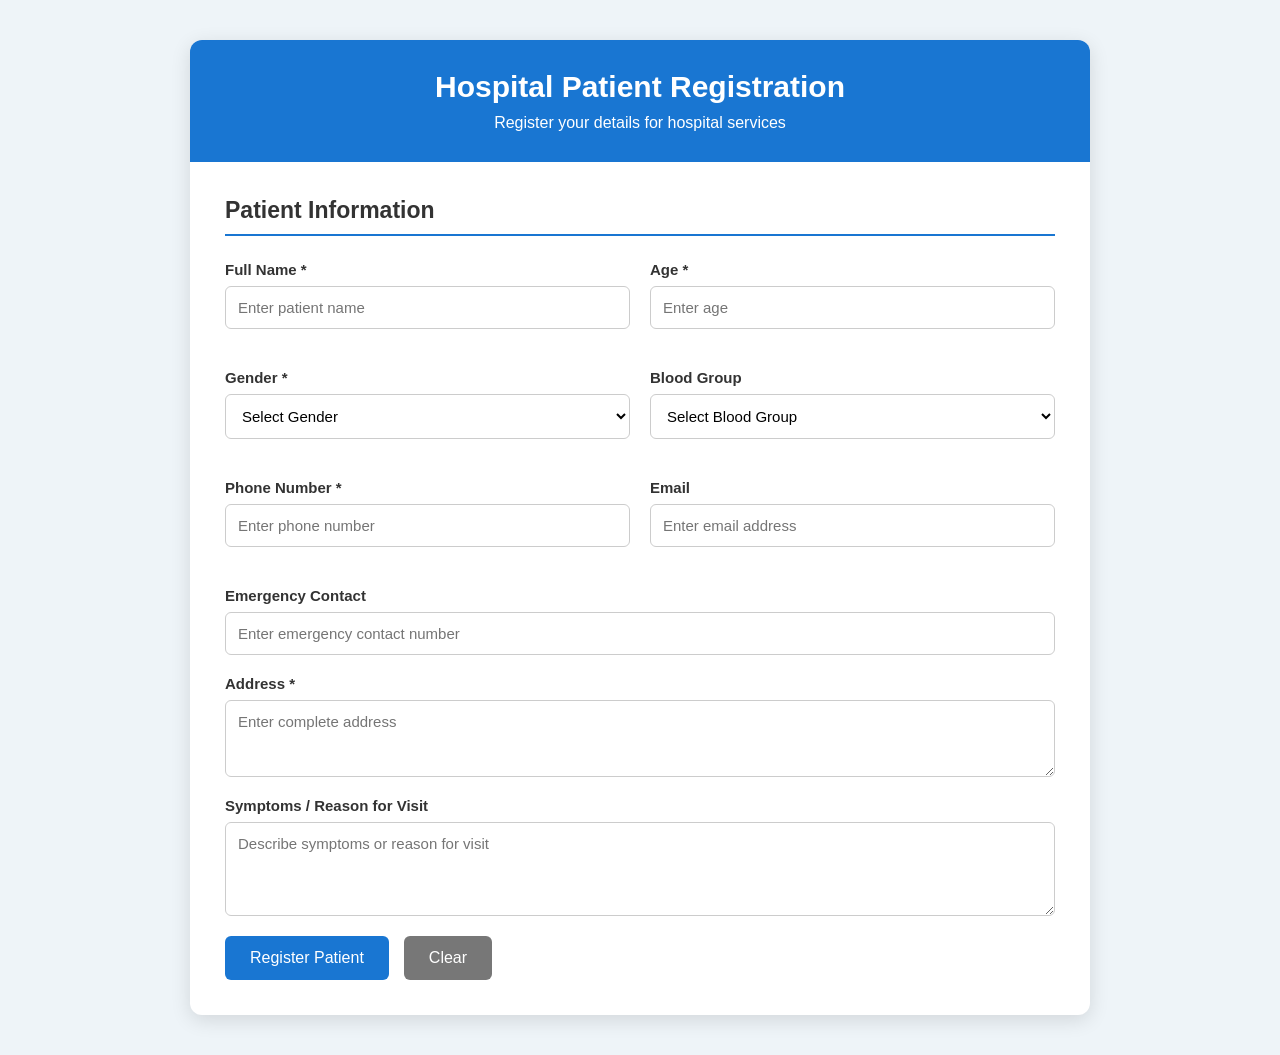
<file: src/index.html>
<!DOCTYPE html>
<html lang="en">

<head>

    <meta charset="UTF-8">

    <meta name="viewport" content="width=device-width, initial-scale=1.0">

    <title>Hospital Patient Registration</title>

    <link rel="stylesheet" href="style.css">

</head>

<body>

    <div class="container">

        <!-- Header -->

        <div class="header">

            <h1>Hospital Patient Registration</h1>

            <p>Register your details for hospital services</p>

        </div>


        <!-- Registration Form -->

        <form id="registrationForm">

            <h2>Patient Information</h2>


            <!-- Full Name -->

            <div class="form-row">

                <div class="form-group">

                    <label for="fullName">
                        Full Name *
                    </label>

                    <input
                        type="text"
                        id="fullName"
                        name="fullName"
                        placeholder="Enter patient name"
                        required
                    >

                </div>


                <!-- Age -->

                <div class="form-group">

                    <label for="age">
                        Age *
                    </label>

                    <input
                        type="number"
                        id="age"
                        name="age"
                        placeholder="Enter age"
                        min="1"
                        max="120"
                        required
                    >

                </div>

            </div>


            <!-- Gender and Blood Group -->

            <div class="form-row">

                <div class="form-group">

                    <label for="gender">
                        Gender *
                    </label>

                    <select
                        id="gender"
                        name="gender"
                        required
                    >

                        <option value="">
                            Select Gender
                        </option>

                        <option value="Male">
                            Male
                        </option>

                        <option value="Female">
                            Female
                        </option>

                        <option value="Other">
                            Other
                        </option>

                    </select>

                </div>


                <div class="form-group">

                    <label for="bloodGroup">
                        Blood Group
                    </label>

                    <select
                        id="bloodGroup"
                        name="bloodGroup"
                    >

                        <option value="">
                            Select Blood Group
                        </option>

                        <option value="A+">A+</option>
                        <option value="A-">A-</option>
                        <option value="B+">B+</option>
                        <option value="B-">B-</option>
                        <option value="AB+">AB+</option>
                        <option value="AB-">AB-</option>
                        <option value="O+">O+</option>
                        <option value="O-">O-</option>

                    </select>

                </div>

            </div>


            <!-- Phone and Email -->

            <div class="form-row">

                <div class="form-group">

                    <label for="phone">
                        Phone Number *
                    </label>

                    <input
                        type="tel"
                        id="phone"
                        name="phone"
                        placeholder="Enter phone number"
                        maxlength="10"
                        required
                    >

                </div>


                <div class="form-group">

                    <label for="email">
                        Email
                    </label>

                    <input
                        type="email"
                        id="email"
                        name="email"
                        placeholder="Enter email address"
                    >

                </div>

            </div>


            <!-- Emergency Contact -->

            <div class="form-group">

                <label for="emergencyContact">
                    Emergency Contact
                </label>

                <input
                    type="tel"
                    id="emergencyContact"
                    name="emergencyContact"
                    placeholder="Enter emergency contact number"
                    maxlength="10"
                >

            </div>


            <!-- Address -->

            <div class="form-group">

                <label for="address">
                    Address *
                </label>

                <textarea
                    id="address"
                    name="address"
                    rows="3"
                    placeholder="Enter complete address"
                    required
                ></textarea>

            </div>


            <!-- Symptoms -->

            <div class="form-group">

                <label for="symptoms">
                    Symptoms / Reason for Visit
                </label>

                <textarea
                    id="symptoms"
                    name="symptoms"
                    rows="4"
                    placeholder="Describe symptoms or reason for visit"
                ></textarea>

            </div>


            <!-- Buttons -->

            <div class="button-container">

                <button
                    type="submit"
                    class="register-button"
                >
                    Register Patient
                </button>


                <button
                    type="reset"
                    class="clear-button"
                >
                    Clear
                </button>

            </div>


            <!-- Message -->

            <div
                id="message"
                class="message"
            ></div>

        </form>

    </div>


    <script src="script.js"></script>

</body>

</html>
</file>
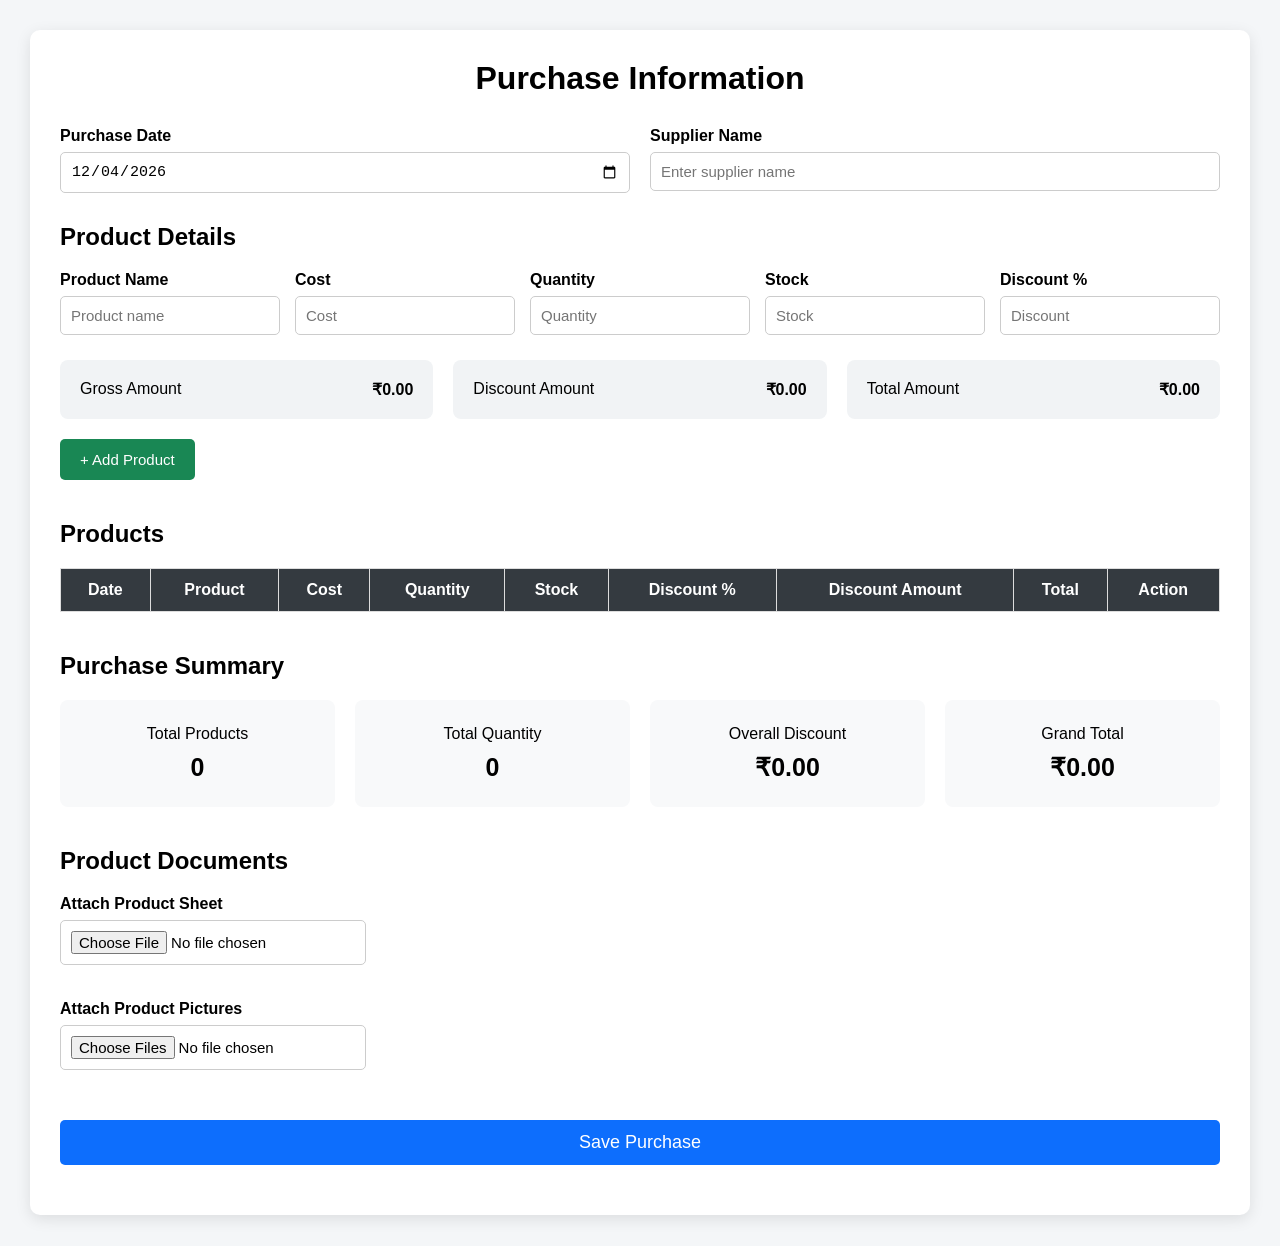
<file: purchase.html>
<!DOCTYPE html>
<html lang="en">

<head>

    <meta charset="UTF-8">

    <meta name="viewport"
          content="width=device-width, initial-scale=1.0">

    <title>Purchase Information</title>

    <link rel="stylesheet"
          href="purchase.css">

</head>

<body>

<div class="container">

    <h1>Purchase Information</h1>


    <!-- Purchase Information -->

    <div class="top-section">

        <div class="input-group">

            <label>Purchase Date</label>

            <input type="date"
                   id="purchaseDate">

        </div>


        <div class="input-group">

            <label>Supplier Name</label>

            <input type="text"
                   id="supplierName"
                   placeholder="Enter supplier name">

        </div>

    </div>


    <!-- Product Details -->

    <div class="product-section">

        <h2>Product Details</h2>


        <div class="product-form">

            <div class="input-group">

                <label>Product Name</label>

                <input type="text"
                       id="productName"
                       placeholder="Product name">

            </div>


            <div class="input-group">

                <label>Cost</label>

                <input type="number"
                       id="cost"
                       placeholder="Cost">

            </div>


            <div class="input-group">

                <label>Quantity</label>

                <input type="number"
                       id="quantity"
                       placeholder="Quantity">

            </div>


            <div class="input-group">

                <label>Stock</label>

                <input type="number"
                       id="stock"
                       placeholder="Stock">

            </div>


            <div class="input-group">

                <label>Discount %</label>

                <input type="number"
                       id="discount"
                       placeholder="Discount">

            </div>

        </div>


        <!-- Automatic Calculation -->

        <div class="calculation-box">

            <div>

                <span>Gross Amount</span>

                <strong id="grossAmount">
                    ₹0.00
                </strong>

            </div>


            <div>

                <span>Discount Amount</span>

                <strong id="discountAmount">
                    ₹0.00
                </strong>

            </div>


            <div>

                <span>Total Amount</span>

                <strong id="totalAmount">
                    ₹0.00
                </strong>

            </div>

        </div>


        <button class="add-btn"
                onclick="addProduct()">

            + Add Product

        </button>

    </div>


    <!-- Product Table -->

    <div class="table-section">

        <h2>Products</h2>

        <table>

            <thead>

                <tr>

                    <th>Date</th>

                    <th>Product</th>

                    <th>Cost</th>

                    <th>Quantity</th>

                    <th>Stock</th>

                    <th>Discount %</th>

                    <th>Discount Amount</th>

                    <th>Total</th>

                    <th>Action</th>

                </tr>

            </thead>


            <tbody id="productTableBody">

            </tbody>

        </table>

    </div>


    <!-- Summary -->

    <div class="summary">

        <h2>Purchase Summary</h2>


        <div class="summary-cards">


            <div class="card">

                <span>Total Products</span>

                <strong id="totalProducts">
                    0
                </strong>

            </div>


            <div class="card">

                <span>Total Quantity</span>

                <strong id="totalQuantity">
                    0
                </strong>

            </div>


            <div class="card">

                <span>Overall Discount</span>

                <strong id="overallDiscount">
                    ₹0.00
                </strong>

            </div>


            <div class="card">

                <span>Grand Total</span>

                <strong id="grandTotal">
                    ₹0.00
                </strong>

            </div>

        </div>

    </div>


    <!-- Attachments -->

    <div class="attachment-section">

        <h2>Product Documents</h2>


        <label>
            Attach Product Sheet
        </label>


        <input type="file"
               id="productPdf"
               accept=".pdf,.xlsx,.xls,.csv">


        <label>
            Attach Product Pictures
        </label>


        <input type="file"
               id="productImages"
               accept="image/*"
               multiple>


        <div id="preview"></div>

    </div>


    <!-- Save -->

    <button class="save-btn"
            onclick="savePurchase()">

        Save Purchase

    </button>


    <p id="message"></p>

</div>


<script src="purchase.js"></script>

</body>

</html>
</file>
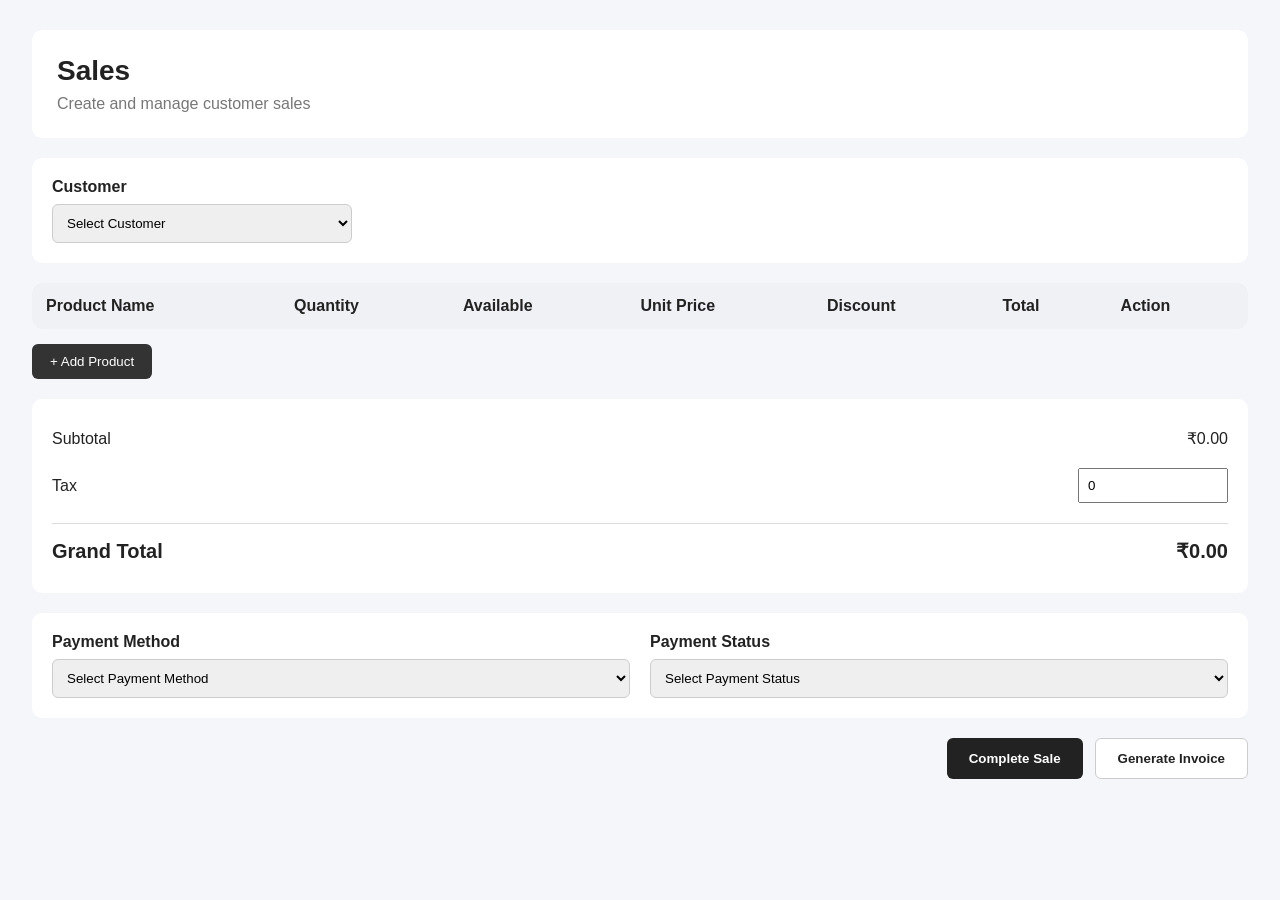
<file: sales.html>
<!DOCTYPE html>
<html lang="en">

<head>
    <meta charset="UTF-8">
    <meta name="viewport" content="width=device-width, initial-scale=1.0">

    <title>Sales</title>

    <link rel="stylesheet" href="css/sales.css">
</head>

<body>

    <div class="sales-container">

        <!-- Page Header -->
        <div class="page-header">
            <div>
                <h1>Sales</h1>
                <p>Create and manage customer sales</p>
            </div>
        </div>


        <!-- Customer Section -->
        <div class="customer-section">

            <label for="customer">Customer</label>

            <select id="customer">
                <option value="">Select Customer</option>
                <option value="1">Ravi Kumar</option>
                <option value="2">Sita Devi</option>
                <option value="3">Arjun Rao</option>
            </select>

        </div>


        <!-- Product Table -->
        <div class="table-container">

            <table>

                <thead>
                    <tr>
                        <th>Product Name</th>
                        <th>Quantity</th>
                        <th>Available</th>
                        <th>Unit Price</th>
                        <th>Discount</th>
                        <th>Total</th>
                        <th>Action</th>
                    </tr>
                </thead>

                <tbody id="productTableBody">
                </tbody>

            </table>

        </div>


        <!-- Add Product -->
        <div class="add-product-area">

            <button
                type="button"
                class="add-product-btn"
                onclick="addProductRow()">

                + Add Product

            </button>

        </div>


        <!-- Summary -->
        <div class="summary-section">

            <div class="summary-row">

                <span>Subtotal</span>

                <span id="subtotal">
                    ₹0.00
                </span>

            </div>


            <div class="summary-row">

                <label for="tax">
                    Tax
                </label>

                <input
                    type="number"
                    id="tax"
                    value="0"
                    min="0"
                    step="0.01">

            </div>


            <div class="summary-row grand-total">

                <span>Grand Total</span>

                <span id="grandTotal">
                    ₹0.00
                </span>

            </div>

        </div>


        <!-- Payment Section -->
        <div class="payment-section">

            <div class="form-group">

                <label for="paymentMethod">
                    Payment Method
                </label>

                <select id="paymentMethod">

                    <option value="">
                        Select Payment Method
                    </option>

                    <option value="Cash">Cash</option>
                    <option value="Card">Card</option>
                    <option value="UPI">UPI</option>
                    <option value="Other">Other</option>

                </select>

            </div>


            <div class="form-group">

                <label for="paymentStatus">
                    Payment Status
                </label>

                <select id="paymentStatus">

                    <option value="">
                        Select Payment Status
                    </option>

                    <option value="Paid">Paid</option>
                    <option value="Partially Paid">
                        Partially Paid
                    </option>
                    <option value="Pending">
                        Pending
                    </option>

                </select>

            </div>

        </div>


        <!-- Buttons -->
        <div class="action-buttons">

            <button
                type="button"
                class="complete-sale-btn"
                onclick="completeSale()">

                Complete Sale

            </button>


            <button
                type="button"
                class="invoice-btn"
                onclick="generateInvoice()">

                Generate Invoice

            </button>

        </div>

    </div>


    <script src="js/sales.js"></script>

</body>

</html>
</file>
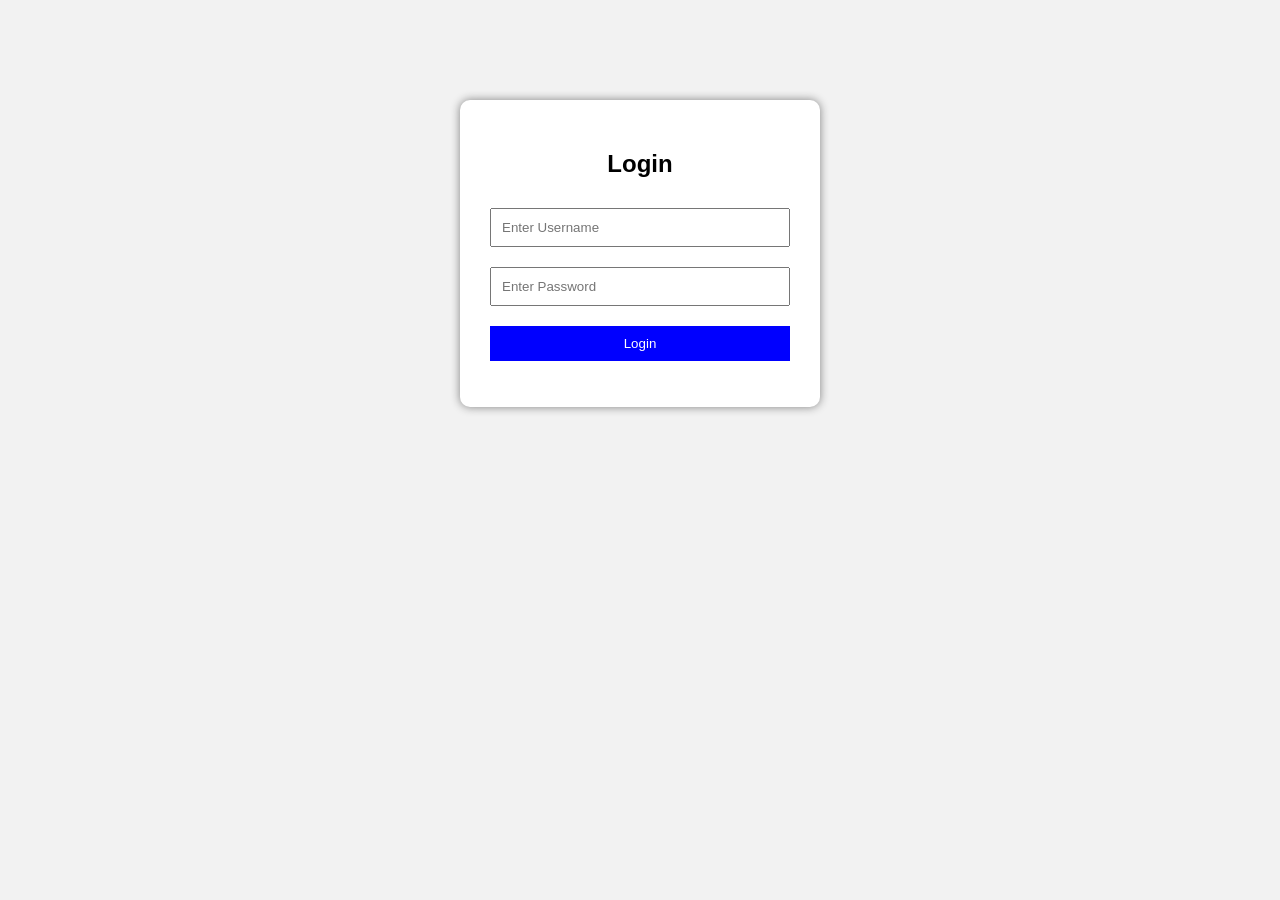
<file: src/indexx.html>
<!DOCTYPE html>
<html>
<head>
    <title>Login Page</title>
    <link rel="stylesheet" href="stylee.css">
</head>

<body>

    <div class="login-box">

        <h2>Login</h2>

        <form id="loginForm">

            <input type="text" id="username"
                   placeholder="Enter Username" required>

            <input type="password" id="password"
                   placeholder="Enter Password" required>

            <button type="submit">Login</button>

        </form>

        <p id="message"></p>

    </div>

    <script src="scriptt.js"></script>

</body>
</html>
</file>
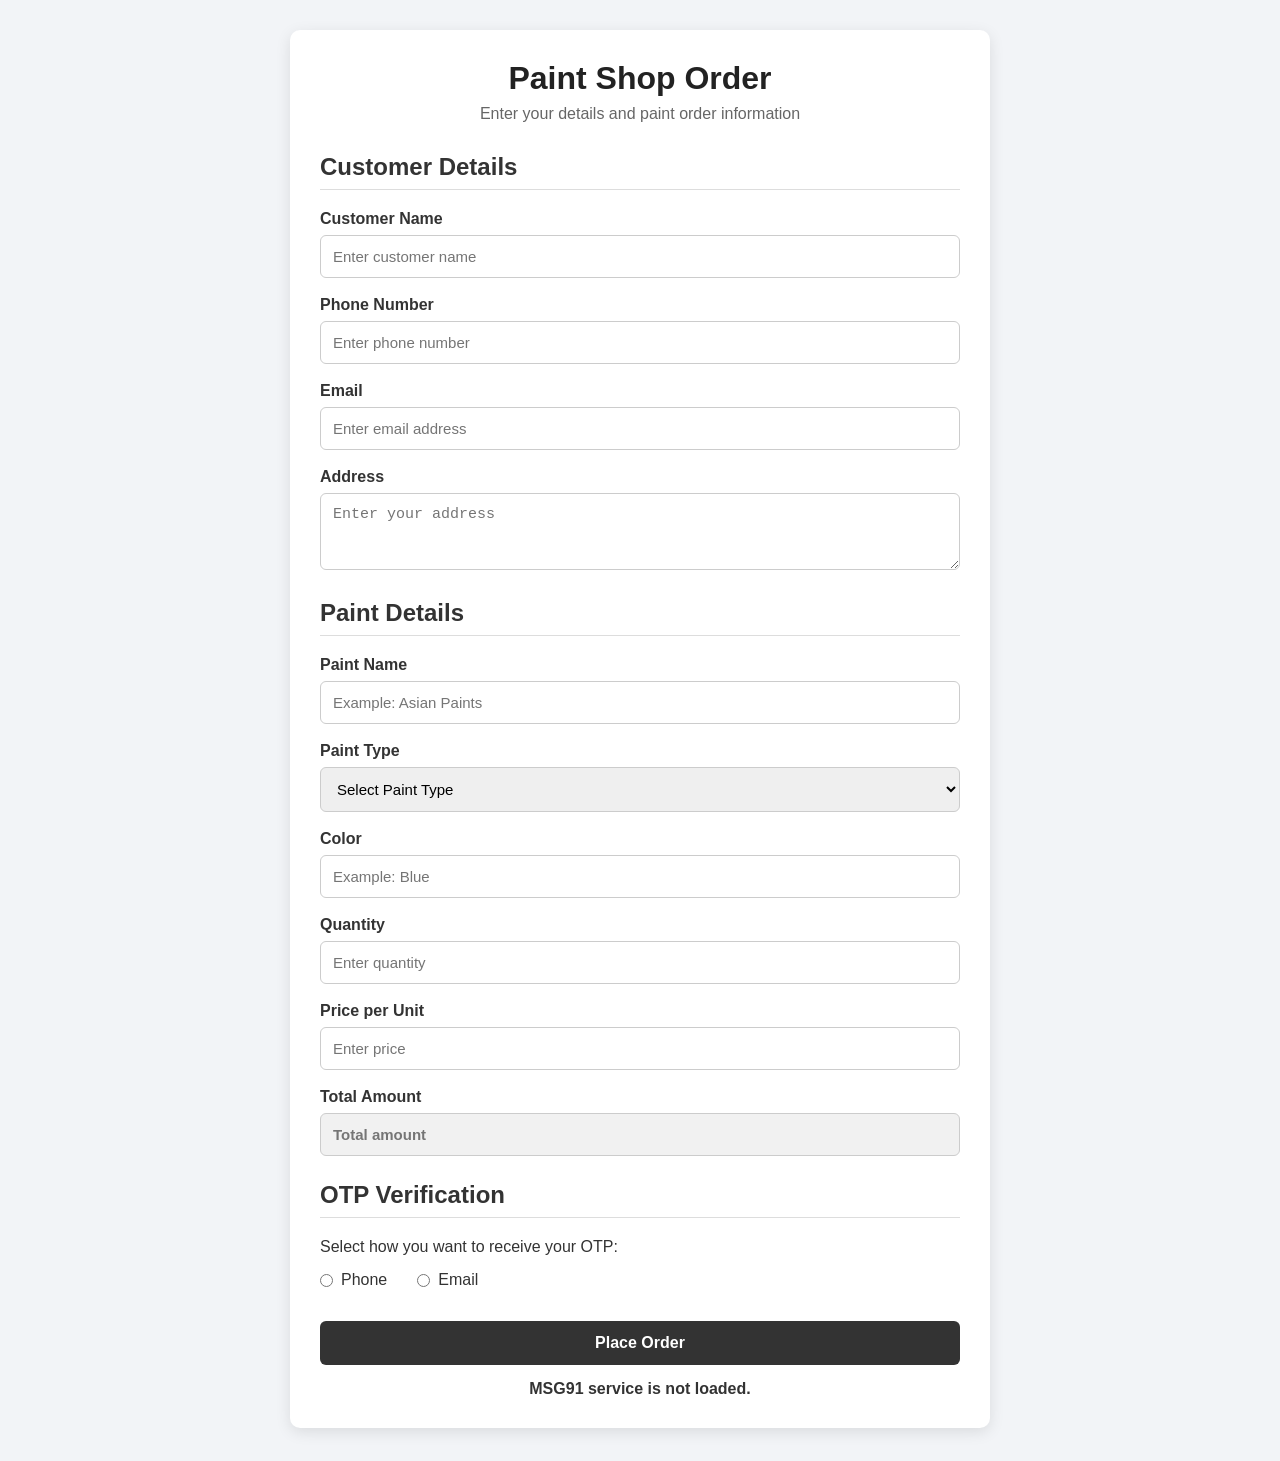
<file: src/ndex.html>
<!DOCTYPE html>
<html lang="en">

<head>

    <meta charset="UTF-8">

    <meta name="viewport" content="width=device-width, initial-scale=1.0">

    <title>Paint Shop Order</title>

    <link rel="stylesheet" href="tyle.css">

</head>

<body>

    <div class="container">

        <h1>Paint Shop Order</h1>

        <p class="subtitle">
            Enter your details and paint order information
        </p>


        <!-- ================= CUSTOMER DETAILS ================= -->

        <form id="orderForm">

            <h2>Customer Details</h2>


            <div class="form-group">

                <label for="customerName">
                    Customer Name
                </label>

                <input
                    type="text"
                    id="customerName"
                    name="customerName"
                    placeholder="Enter customer name"
                    required
                >

            </div>


            <div class="form-group">

                <label for="phone">
                    Phone Number
                </label>

                <input
                    type="tel"
                    id="phone"
                    name="phone"
                    placeholder="Enter phone number"
                    maxlength="15"
                    required
                >

            </div>


            <div class="form-group">

                <label for="email">
                    Email
                </label>

                <input
                    type="email"
                    id="email"
                    name="email"
                    placeholder="Enter email address"
                >

            </div>


            <div class="form-group">

                <label for="address">
                    Address
                </label>

                <textarea
                    id="address"
                    name="address"
                    placeholder="Enter your address"
                    rows="3"
                    required
                ></textarea>

            </div>


            <!-- ================= PAINT DETAILS ================= -->

            <h2>Paint Details</h2>


            <div class="form-group">

                <label for="paintName">
                    Paint Name
                </label>

                <input
                    type="text"
                    id="paintName"
                    name="paintName"
                    placeholder="Example: Asian Paints"
                    required
                >

            </div>


            <div class="form-group">

                <label for="paintType">
                    Paint Type
                </label>

                <select
                    id="paintType"
                    name="paintType"
                    required
                >

                    <option value="">
                        Select Paint Type
                    </option>

                    <option value="Interior">
                        Interior
                    </option>

                    <option value="Exterior">
                        Exterior
                    </option>

                    <option value="Wood Paint">
                        Wood Paint
                    </option>

                    <option value="Metal Paint">
                        Metal Paint
                    </option>

                    <option value="Primer">
                        Primer
                    </option>

                </select>

            </div>


            <div class="form-group">

                <label for="color">
                    Color
                </label>

                <input
                    type="text"
                    id="color"
                    name="color"
                    placeholder="Example: Blue"
                    required
                >

            </div>


            <div class="form-group">

                <label for="quantity">
                    Quantity
                </label>

                <input
                    type="number"
                    id="quantity"
                    name="quantity"
                    placeholder="Enter quantity"
                    min="1"
                    required
                >

            </div>


            <div class="form-group">

                <label for="price">
                    Price per Unit
                </label>

                <input
                    type="number"
                    id="price"
                    name="price"
                    placeholder="Enter price"
                    min="0"
                    step="0.01"
                    required
                >

            </div>


            <!-- ================= TOTAL ================= -->

            <div class="form-group">

                <label for="totalAmount">
                    Total Amount
                </label>

                <input
                    type="text"
                    id="totalAmount"
                    name="totalAmount"
                    placeholder="Total amount"
                    readonly
                >

            </div>


            <!-- ================= OTP TYPE ================= -->

            <h2>OTP Verification</h2>

            <p>
                Select how you want to receive your OTP:
            </p>


            <div class="otp-options">

                <label>

                    <input
                        type="radio"
                        name="otpType"
                        value="PHONE"
                        required
                    >

                    Phone

                </label>


                <label>

                    <input
                        type="radio"
                        name="otpType"
                        value="EMAIL"
                    >

                    Email

                </label>

            </div>


            <!-- ================= SUBMIT ================= -->

            <button
                type="submit"
                id="placeOrderButton"
            >
                Place Order
            </button>


            <!-- ================= MESSAGE ================= -->

            <p
                id="message"
                class="message"
            ></p>

        </form>


        <!-- ================= OTP SECTION ================= -->

        <div
            id="otpSection"
            class="otp-section"
            style="display: none;"
        >

            <h2>
                OTP Verification
            </h2>


            <p>
                Enter the OTP sent to your selected
                phone number or email.
            </p>


            <div class="form-group">

                <label for="otp">
                    Enter OTP
                </label>

                <input
                    type="text"
                    id="otp"
                    name="otp"
                    placeholder="Enter 6-digit OTP"
                    maxlength="6"
                >

            </div>


            <button
                type="button"
                id="verifyOtpButton"
            >
                Verify OTP
            </button>


            <p
                id="otpMessage"
                class="message"
            ></p>

        </div>


        <!-- ================= SUCCESS MESSAGE ================= -->

        <div
            id="successSection"
            style="display: none;"
        >

            <h2>
                Order Successful
            </h2>

            <p id="successMessage"></p>

        </div>

    </div>


    <!-- ================= MSG91 OTP WIDGET ================= -->

    <script
        type="text/javascript"
        src="https://verify.msg91.com/otp-provider.js">
    </script>


    <!-- ================= JAVASCRIPT ================= -->

    <script src="cript.js"></script>

</body>

</html>
</file>
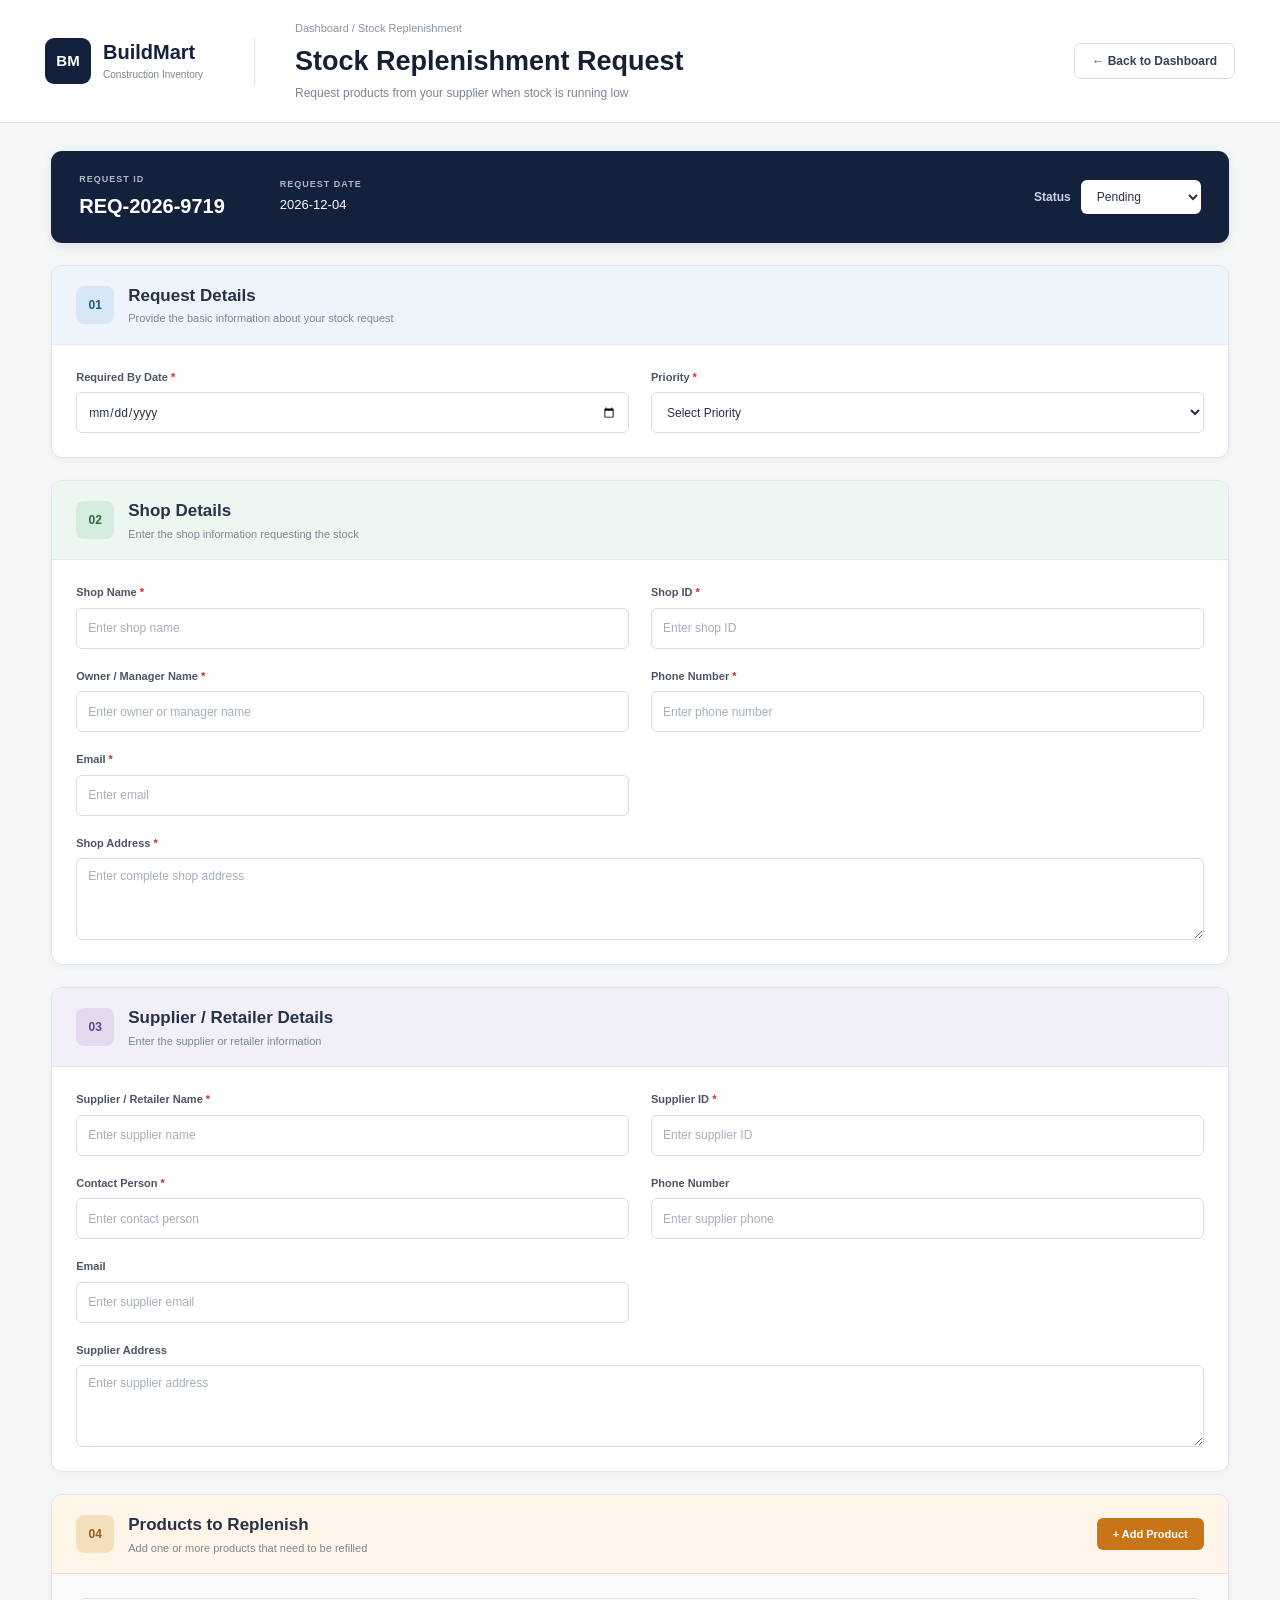
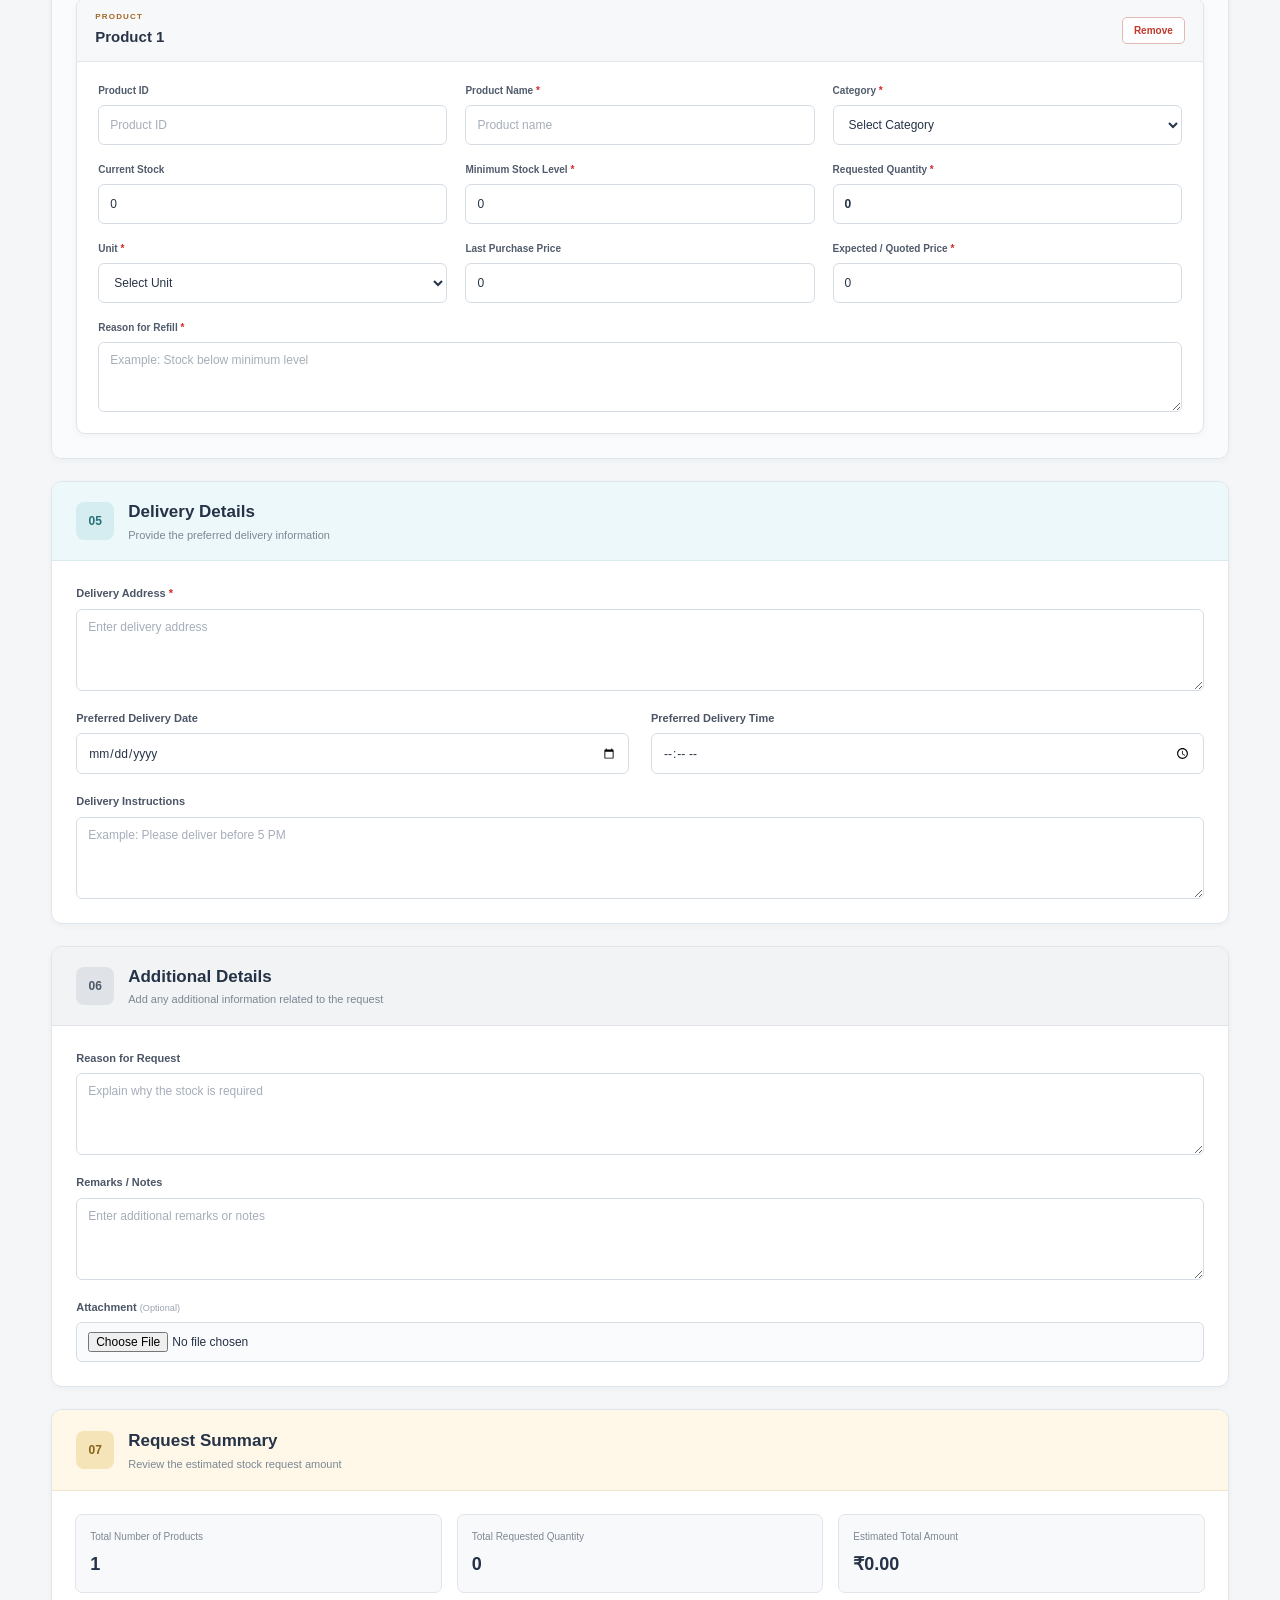
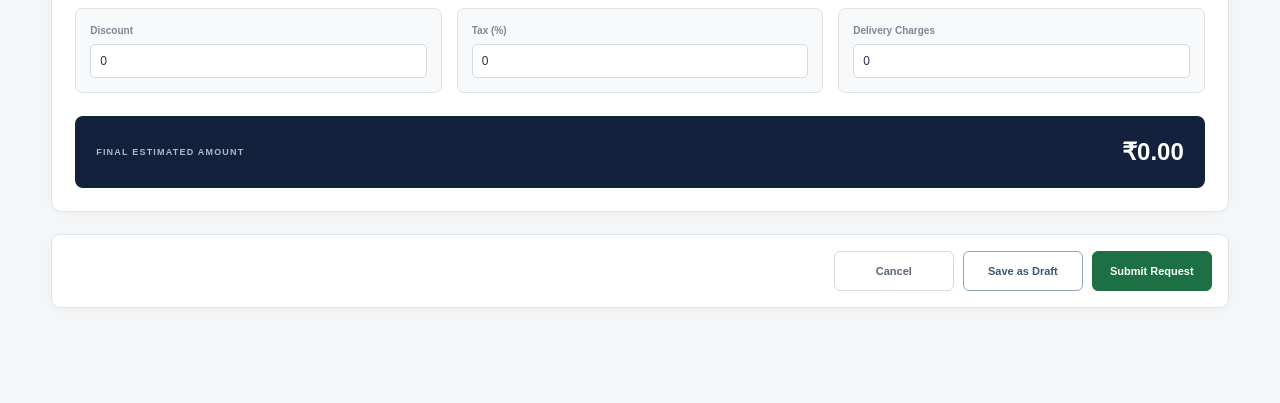
<file: stock-replenishment/frontend/stock-replenishment.html>
<!DOCTYPE html>
<html lang="en">

<head>

    <meta charset="UTF-8">

    <meta name="viewport"
          content="width=device-width, initial-scale=1.0">

    <title>BuildMart - Stock Replenishment</title>

    <link rel="stylesheet"
          href="stock-replenishment.css">

</head>


<body>


<!-- =====================================================
     TOP HEADER
     ===================================================== -->

<header class="top-header">

    <div class="header-left">

        <div class="brand">

            <div class="brand-logo">
                BM
            </div>

            <div>

                <h2>BuildMart</h2>

                <span>
                    Construction Inventory
                </span>

            </div>

        </div>


        <div class="page-heading">

            <div class="breadcrumb">
                Dashboard / Stock Replenishment
            </div>

            <h1>
                Stock Replenishment Request
            </h1>

            <p>
                Request products from your supplier when stock is running low
            </p>

        </div>

    </div>


    <button
        type="button"
        class="back-btn"
        onclick="goBack()">

        ← Back to Dashboard

    </button>

</header>



<!-- =====================================================
     MAIN CONTAINER
     ===================================================== -->

<main class="main-container">


    <!-- =================================================
         REQUEST HEADER
         ================================================= -->

    <div class="request-header">


        <div class="request-info">


            <div class="request-id-box">

                <span>
                    REQUEST ID
                </span>

                <h2 id="requestId">
                    REQ-2026-0000
                </h2>

            </div>


            <div class="request-date-box">

                <span>
                    REQUEST DATE
                </span>

                <input
                    type="text"
                    id="requestDate"
                    readonly>

            </div>


        </div>


        <div class="status-box">

            <label for="requestStatus">
                Status
            </label>

            <select id="requestStatus">

                <option value="Pending">
                    Pending
                </option>

                <option value="Approved">
                    Approved
                </option>

                <option value="Rejected">
                    Rejected
                </option>

                <option value="Fulfilled">
                    Fulfilled
                </option>

                <option value="Draft">
                    Draft
                </option>

            </select>

        </div>


    </div>



    <!-- =================================================
         01 REQUEST DETAILS
         ================================================= -->

    <section class="form-section request-details">


        <div class="section-header">

            <div class="section-number">
                01
            </div>

            <div>

                <h2>
                    Request Details
                </h2>

                <p>
                    Provide the basic information about your stock request
                </p>

            </div>

        </div>


        <div class="form-grid">


            <div class="form-group">

                <label>
                    Required By Date
                    <span>*</span>
                </label>

                <input
                    type="date"
                    id="requiredByDate"
                    required>

            </div>


            <div class="form-group">

                <label>
                    Priority
                    <span>*</span>
                </label>

                <select
                    id="priority"
                    required>

                    <option value="">
                        Select Priority
                    </option>

                    <option value="Low">
                        Low
                    </option>

                    <option value="Medium">
                        Medium
                    </option>

                    <option value="High">
                        High
                    </option>

                    <option value="Urgent">
                        Urgent
                    </option>

                </select>

            </div>


        </div>

    </section>



    <!-- =================================================
         02 SHOP DETAILS
         ================================================= -->

    <section class="form-section shop-details">


        <div class="section-header">

            <div class="section-number">
                02
            </div>

            <div>

                <h2>
                    Shop Details
                </h2>

                <p>
                    Enter the shop information requesting the stock
                </p>

            </div>

        </div>


        <div class="form-grid">


            <div class="form-group">

                <label>
                    Shop Name
                    <span>*</span>
                </label>

                <input
                    type="text"
                    id="shopName"
                    placeholder="Enter shop name"
                    required>

            </div>


            <div class="form-group">

                <label>
                    Shop ID
                    <span>*</span>
                </label>

                <input
                    type="text"
                    id="shopId"
                    placeholder="Enter shop ID"
                    required>

            </div>


            <div class="form-group">

                <label>
                    Owner / Manager Name
                    <span>*</span>
                </label>

                <input
                    type="text"
                    id="ownerManager"
                    placeholder="Enter owner or manager name"
                    required>

            </div>


            <div class="form-group">

                <label>
                    Phone Number
                    <span>*</span>
                </label>

                <input
                    type="tel"
                    id="shopPhone"
                    placeholder="Enter phone number"
                    required>

            </div>


            <div class="form-group">

                <label>
                    Email
                    <span>*</span>
                </label>

                <input
                    type="email"
                    id="shopEmail"
                    placeholder="Enter email"
                    required>

            </div>


            <div class="form-group full-width">

                <label>
                    Shop Address
                    <span>*</span>
                </label>

                <textarea
                    id="shopAddress"
                    placeholder="Enter complete shop address"
                    required></textarea>

            </div>


        </div>

    </section>



    <!-- =================================================
         03 SUPPLIER DETAILS
         ================================================= -->

    <section class="form-section supplier-details">


        <div class="section-header">

            <div class="section-number">
                03
            </div>

            <div>

                <h2>
                    Supplier / Retailer Details
                </h2>

                <p>
                    Enter the supplier or retailer information
                </p>

            </div>

        </div>


        <div class="form-grid">


            <div class="form-group">

                <label>
                    Supplier / Retailer Name
                    <span>*</span>
                </label>

                <input
                    type="text"
                    id="supplierName"
                    placeholder="Enter supplier name"
                    required>

            </div>


            <div class="form-group">

                <label>
                    Supplier ID
                    <span>*</span>
                </label>

                <input
                    type="text"
                    id="supplierId"
                    placeholder="Enter supplier ID"
                    required>

            </div>


            <div class="form-group">

                <label>
                    Contact Person
                    <span>*</span>
                </label>

                <input
                    type="text"
                    id="contactPerson"
                    placeholder="Enter contact person"
                    required>

            </div>


            <div class="form-group">

                <label>
                    Phone Number
                </label>

                <input
                    type="tel"
                    id="supplierPhone"
                    placeholder="Enter supplier phone">

            </div>


            <div class="form-group">

                <label>
                    Email
                </label>

                <input
                    type="email"
                    id="supplierEmail"
                    placeholder="Enter supplier email">

            </div>


            <div class="form-group full-width">

                <label>
                    Supplier Address
                </label>

                <textarea
                    id="supplierAddress"
                    placeholder="Enter supplier address"></textarea>

            </div>


        </div>

    </section>



    <!-- =================================================
         04 PRODUCTS
         ================================================= -->

    <section class="form-section product-details">


        <div class="section-header">


            <div class="section-number">
                04
            </div>


            <div class="product-header">


                <div class="section-title-area">

                    <div>

                        <h2>
                            Products to Replenish
                        </h2>

                        <p>
                            Add one or more products that need to be refilled
                        </p>

                    </div>

                </div>


                <button
                    type="button"
                    class="add-product-btn"
                    onclick="addProduct()">

                    + Add Product

                </button>


            </div>


        </div>


        <!--
            IMPORTANT:

            DO NOT PUT PRODUCT 1 HERE.

            JavaScript creates Product 1 automatically.
            When + Add Product is clicked,
            Product 2, Product 3, Product 4... are created.
        -->

        <div id="productsContainer"></div>


    </section>



    <!-- =================================================
         05 DELIVERY DETAILS
         ================================================= -->

    <section class="form-section delivery-details">


        <div class="section-header">

            <div class="section-number">
                05
            </div>

            <div>

                <h2>
                    Delivery Details
                </h2>

                <p>
                    Provide the preferred delivery information
                </p>

            </div>

        </div>


        <div class="form-grid">


            <div class="form-group full-width">

                <label>
                    Delivery Address
                    <span>*</span>
                </label>

                <textarea
                    id="deliveryAddress"
                    placeholder="Enter delivery address"
                    required></textarea>

            </div>


            <div class="form-group">

                <label>
                    Preferred Delivery Date
                </label>

                <input
                    type="date"
                    id="deliveryDate">

            </div>


            <div class="form-group">

                <label>
                    Preferred Delivery Time
                </label>

                <input
                    type="time"
                    id="deliveryTime">

            </div>


            <div class="form-group full-width">

                <label>
                    Delivery Instructions
                </label>

                <textarea
                    id="deliveryInstructions"
                    placeholder="Example: Please deliver before 5 PM"></textarea>

            </div>


        </div>

    </section>



    <!-- =================================================
         06 ADDITIONAL DETAILS
         ================================================= -->

    <section class="form-section additional-details">


        <div class="section-header">

            <div class="section-number">
                06
            </div>

            <div>

                <h2>
                    Additional Details
                </h2>

                <p>
                    Add any additional information related to the request
                </p>

            </div>

        </div>


        <div class="form-grid">


            <div class="form-group full-width">

                <label>
                    Reason for Request
                </label>

                <textarea
                    id="reasonRequest"
                    placeholder="Explain why the stock is required"></textarea>

            </div>


            <div class="form-group full-width">

                <label>
                    Remarks / Notes
                </label>

                <textarea
                    id="remarks"
                    placeholder="Enter additional remarks or notes"></textarea>

            </div>


            <div class="form-group full-width">

                <label>
                    Attachment
                    <small>(Optional)</small>
                </label>

                <input
                    type="file"
                    id="attachment">

            </div>


        </div>

    </section>



    <!-- =================================================
         07 REQUEST SUMMARY
         ================================================= -->

    <section class="summary-section">


        <div class="summary-header">

            <div>

                <div class="summary-number">
                    07
                </div>

                <div>

                    <h2>
                        Request Summary
                    </h2>

                    <p>
                        Review the estimated stock request amount
                    </p>

                </div>

            </div>

        </div>


        <div class="summary-grid">


            <div class="summary-item">

                <span>
                    Total Number of Products
                </span>

                <strong id="totalProducts">
                    0
                </strong>

            </div>


            <div class="summary-item">

                <span>
                    Total Requested Quantity
                </span>

                <strong id="totalQuantity">
                    0
                </strong>

            </div>


            <div class="summary-item">

                <span>
                    Estimated Total Amount
                </span>

                <strong id="estimatedAmount">
                    ₹0.00
                </strong>

            </div>


            <div class="summary-item">

                <label>
                    Discount
                </label>

                <input
                    type="number"
                    id="discount"
                    value="0"
                    min="0"
                    step="0.01">

            </div>


            <div class="summary-item">

                <label>
                    Tax (%)
                </label>

                <input
                    type="number"
                    id="tax"
                    value="0"
                    min="0"
                    step="0.01">

            </div>


            <div class="summary-item">

                <label>
                    Delivery Charges
                </label>

                <input
                    type="number"
                    id="deliveryCharges"
                    value="0"
                    min="0"
                    step="0.01">

            </div>


        </div>


        <div class="final-amount-box">

            <span>
                FINAL ESTIMATED AMOUNT
            </span>

            <strong id="finalAmount">
                ₹0.00
            </strong>

        </div>


    </section>



    <!-- =================================================
         ACTION BUTTONS
         ================================================= -->

    <div class="action-bar">


        <button
            type="button"
            class="cancel-btn"
            onclick="cancelRequest()">

            Cancel

        </button>


        <button
            type="button"
            class="draft-btn"
            onclick="saveRequest('Draft')">

            Save as Draft

        </button>


        <button
            type="button"
            class="submit-btn"
            onclick="saveRequest('Pending')">

            Submit Request

        </button>


    </div>


    <div id="message"></div>


</main>



<script src="stock-replenishment.js"></script>

</body>

</html>
</file>
<file: src/style.css>
* {
    margin: 0;
    padding: 0;
    box-sizing: border-box;
}


body {

    font-family: Arial, sans-serif;

    background-color: #eef4f8;

    min-height: 100vh;

    padding: 40px 20px;
}


/* Main Container */

.container {

    width: 100%;

    max-width: 900px;

    margin: auto;

    background-color: white;

    border-radius: 12px;

    box-shadow: 0 5px 20px rgba(0, 0, 0, 0.12);

    overflow: hidden;
}


/* Header */

.header {

    background-color: #1976d2;

    color: white;

    text-align: center;

    padding: 30px 20px;
}


.header h1 {

    font-size: 30px;

    margin-bottom: 10px;
}


.header p {

    font-size: 16px;
}


/* Form */

form {

    padding: 35px;
}


form h2 {

    color: #333;

    margin-bottom: 25px;

    font-size: 23px;

    border-bottom: 2px solid #1976d2;

    padding-bottom: 10px;
}


/* Two-column row */

.form-row {

    display: grid;

    grid-template-columns: 1fr 1fr;

    gap: 20px;

    margin-bottom: 20px;
}


/* Form group */

.form-group {

    display: flex;

    flex-direction: column;

    margin-bottom: 20px;
}


/* Labels */

label {

    font-size: 15px;

    font-weight: bold;

    color: #333;

    margin-bottom: 8px;
}


/* Inputs */

input,
select,
textarea {

    width: 100%;

    padding: 12px;

    font-size: 15px;

    border: 1px solid #ccc;

    border-radius: 6px;

    outline: none;

    background-color: white;
}


/* Focus */

input:focus,
select:focus,
textarea:focus {

    border-color: #1976d2;

    box-shadow: 0 0 5px rgba(25, 118, 210, 0.25);
}


/* Textarea */

textarea {

    resize: vertical;

    font-family: Arial, sans-serif;
}


/* Buttons */

.button-container {

    display: flex;

    gap: 15px;

    margin-top: 10px;
}


button {

    padding: 13px 25px;

    border: none;

    border-radius: 6px;

    font-size: 16px;

    cursor: pointer;
}


/* Register */

.register-button {

    background-color: #1976d2;

    color: white;
}


.register-button:hover {

    background-color: #125ca5;
}


/* Clear */

.clear-button {

    background-color: #777;

    color: white;
}


.clear-button:hover {

    background-color: #555;
}


/* Message */

.message {

    display: none;

    margin-top: 25px;

    padding: 15px;

    border-radius: 6px;

    text-align: center;

    font-weight: bold;
}


/* Success message */

.message.success {

    display: block;

    background-color: #d4edda;

    color: #155724;
}


/* Error message */

.message.error {

    display: block;

    background-color: #f8d7da;

    color: #721c24;
}


/* Mobile */

@media (max-width: 700px) {

    .form-row {

        grid-template-columns: 1fr;
    }


    form {

        padding: 20px;
    }


    .header h1 {

        font-size: 24px;
    }


    .button-container {

        flex-direction: column;
    }

}
</file>
<file: purchase.css>
* {
    box-sizing: border-box;
    margin: 0;
    padding: 0;
}

body {

    font-family: Arial, sans-serif;

    background: #f4f6f8;

    padding: 30px;
}


.container {

    max-width: 1400px;

    margin: auto;

    background: white;

    padding: 30px;

    border-radius: 10px;

    box-shadow:
        0 4px 15px rgba(0,0,0,0.1);
}


h1 {

    text-align: center;

    margin-bottom: 30px;
}


h2 {

    margin-bottom: 20px;
}


/* Top */

.top-section {

    display: grid;

    grid-template-columns:
        1fr 1fr;

    gap: 20px;

    margin-bottom: 30px;
}


.input-group {

    display: flex;

    flex-direction: column;
}


label {

    font-weight: bold;

    margin-bottom: 7px;
}


input {

    padding: 10px;

    border: 1px solid #ccc;

    border-radius: 5px;

    font-size: 15px;
}


/* Product */

.product-form {

    display: grid;

    grid-template-columns:
        repeat(5, 1fr);

    gap: 15px;
}


/* Calculation */

.calculation-box {

    display: flex;

    gap: 20px;

    margin-top: 25px;
}


.calculation-box div {

    flex: 1;

    padding: 20px;

    background: #f1f3f5;

    border-radius: 8px;

    display: flex;

    justify-content:
        space-between;
}


/* Buttons */

button {

    border: none;

    padding: 12px 20px;

    border-radius: 5px;

    cursor: pointer;

    font-size: 15px;
}


.add-btn {

    margin-top: 20px;

    background: #198754;

    color: white;
}


.save-btn {

    width: 100%;

    margin-top: 30px;

    background: #0d6efd;

    color: white;

    font-size: 18px;
}


/* Table */

.table-section {

    margin-top: 40px;

    overflow-x: auto;
}


table {

    width: 100%;

    border-collapse:
        collapse;
}


th,
td {

    padding: 12px;

    border: 1px solid #ddd;

    text-align: center;
}


th {

    background: #343a40;

    color: white;
}


.delete-btn {

    background: #dc3545;

    color: white;
}


/* Summary */

.summary {

    margin-top: 40px;
}


.summary-cards {

    display: grid;

    grid-template-columns:
        repeat(4, 1fr);

    gap: 20px;
}


.card {

    background: #f8f9fa;

    padding: 25px;

    border-radius: 8px;

    text-align: center;
}


.card span {

    display: block;

    margin-bottom: 10px;
}


.card strong {

    font-size: 25px;
}


/* Attachments */

.attachment-section {

    margin-top: 40px;
}


.attachment-section label {

    display: block;

    margin-top: 15px;
}


.attachment-section input {

    margin-bottom: 20px;
}


#preview {

    display: flex;

    flex-wrap: wrap;

    gap: 15px;
}


.preview-image {

    width: 120px;

    height: 120px;

    object-fit: cover;

    border-radius: 8px;

    border: 1px solid #ccc;
}


#message {

    margin-top: 20px;

    text-align: center;

    font-weight: bold;
}


/* Mobile */

@media(max-width: 900px) {

    .product-form {

        grid-template-columns:
            repeat(2, 1fr);
    }


    .summary-cards {

        grid-template-columns:
            repeat(2, 1fr);
    }
}


@media(max-width: 600px) {

    body {

        padding: 10px;
    }


    .top-section {

        grid-template-columns: 1fr;
    }


    .product-form {

        grid-template-columns: 1fr;
    }


    .calculation-box {

        flex-direction: column;
    }


    .summary-cards {

        grid-template-columns: 1fr;
    }
}
</file>
<file: css/sales.css>
* {
    box-sizing: border-box;
    margin: 0;
    padding: 0;
}

body {
    font-family: Arial, sans-serif;
    background: #f5f6fa;
    color: #222;
}

.sales-container {
    width: 95%;
    max-width: 1400px;
    margin: 30px auto;
}

/* Header */

.page-header {
    background: white;
    padding: 25px;
    border-radius: 10px;
    margin-bottom: 20px;
}

.page-header h1 {
    font-size: 28px;
    margin-bottom: 8px;
}

.page-header p {
    color: #777;
}


/* Customer */

.customer-section {
    background: white;
    padding: 20px;
    border-radius: 10px;
    margin-bottom: 20px;
}

.customer-section label {
    display: block;
    font-weight: bold;
    margin-bottom: 8px;
}

.customer-section select {
    width: 300px;
    padding: 10px;
    border: 1px solid #ccc;
    border-radius: 6px;
}


/* Table */

.table-container {
    background: white;
    border-radius: 10px;
    overflow-x: auto;
}

table {
    width: 100%;
    border-collapse: collapse;
}

th {
    background: #f0f1f5;
    padding: 14px;
    text-align: left;
}

td {
    padding: 12px;
    border-top: 1px solid #eee;
}

td select,
td input {
    width: 100%;
    padding: 8px;
    border: 1px solid #ccc;
    border-radius: 5px;
}


/* Quantity */

.quantity-control {
    display: flex;
    align-items: center;
    gap: 5px;
}

.quantity-control button {
    width: 32px;
    height: 32px;
    border: none;
    border-radius: 5px;
    background: #e9e9e9;
    cursor: pointer;
}

.quantity-control input {
    width: 60px;
    text-align: center;
}


/* Add Product */

.add-product-area {
    margin: 15px 0;
}

.add-product-btn {
    padding: 10px 18px;
    border: none;
    border-radius: 6px;
    background: #333;
    color: white;
    cursor: pointer;
}

.add-product-btn:hover {
    background: #555;
}


/* Summary */

.summary-section {
    background: white;
    padding: 20px;
    border-radius: 10px;
    margin-top: 20px;
}

.summary-row {
    display: flex;
    justify-content: space-between;
    align-items: center;
    padding: 10px 0;
}

.summary-row input {
    width: 150px;
    padding: 8px;
}

.grand-total {
    font-size: 20px;
    font-weight: bold;
    border-top: 1px solid #ddd;
    margin-top: 10px;
    padding-top: 15px;
}


/* Payment */

.payment-section {
    display: flex;
    gap: 20px;
    background: white;
    padding: 20px;
    border-radius: 10px;
    margin-top: 20px;
}

.form-group {
    flex: 1;
}

.form-group label {
    display: block;
    font-weight: bold;
    margin-bottom: 8px;
}

.form-group select {
    width: 100%;
    padding: 10px;
    border: 1px solid #ccc;
    border-radius: 6px;
}


/* Buttons */

.action-buttons {
    display: flex;
    justify-content: flex-end;
    gap: 12px;
    margin-top: 20px;
}

.complete-sale-btn,
.invoice-btn {
    padding: 12px 22px;
    border: none;
    border-radius: 6px;
    cursor: pointer;
    font-weight: bold;
}

.complete-sale-btn {
    background: #222;
    color: white;
}

.invoice-btn {
    background: white;
    color: #222;
    border: 1px solid #ccc;
}

.remove-btn {
    border: none;
    background: #e74c3c;
    color: white;
    padding: 7px 10px;
    border-radius: 5px;
    cursor: pointer;
}
</file>
<file: src/stylee.css>
body {
    margin: 0;
    padding: 0;
    font-family: Arial, sans-serif;
    background-color: #f2f2f2;
}

.login-box {
    width: 300px;
    margin: 100px auto;
    padding: 30px;
    background-color: white;
    box-shadow: 0 0 10px gray;
    border-radius: 10px;
}

h2 {
    text-align: center;
}

input {
    width: 100%;
    padding: 10px;
    margin: 10px 0;
    box-sizing: border-box;
}

button {
    width: 100%;
    padding: 10px;
    margin-top: 10px;
    background-color: blue;
    color: white;
    border: none;
    cursor: pointer;
}

button:hover {
    background-color: darkblue;
}

#message {
    text-align: center;
    margin-top: 15px;
}
</file>
<file: src/tyle.css>
* {
    box-sizing: border-box;
    margin: 0;
    padding: 0;
}

body {
    font-family: Arial, sans-serif;
    background-color: #f2f4f7;
    color: #333;
    min-height: 100vh;
    padding: 30px 15px;
}


/* ================================
   MAIN CONTAINER
================================ */

.container {
    width: 100%;
    max-width: 700px;
    margin: auto;
    background-color: white;
    padding: 30px;
    border-radius: 10px;
    box-shadow: 0 4px 15px rgba(0, 0, 0, 0.1);
}


/* ================================
   HEADINGS
================================ */

h1 {
    text-align: center;
    margin-bottom: 8px;
    color: #222;
}

.subtitle {
    text-align: center;
    color: #666;
    margin-bottom: 30px;
}

h2 {
    margin-top: 25px;
    margin-bottom: 20px;
    padding-bottom: 8px;
    border-bottom: 1px solid #ddd;
    color: #333;
}


/* ================================
   FORM
================================ */

.form-group {
    margin-bottom: 18px;
}

label {
    display: block;
    margin-bottom: 7px;
    font-weight: bold;
}


/* ================================
   INPUTS
================================ */

input,
select,
textarea {
    width: 100%;
    padding: 12px;
    border: 1px solid #ccc;
    border-radius: 6px;
    font-size: 15px;
    outline: none;
}

input:focus,
select:focus,
textarea:focus {
    border-color: #555;
}

textarea {
    resize: vertical;
}


/* ================================
   TOTAL AMOUNT
================================ */

#totalAmount {
    background-color: #f1f1f1;
    font-weight: bold;
}


/* ================================
   OTP OPTIONS
================================ */

.otp-options {
    display: flex;
    gap: 30px;
    margin: 15px 0 25px 0;
}

.otp-options label {
    display: flex;
    align-items: center;
    gap: 8px;
    font-weight: normal;
    cursor: pointer;
}

.otp-options input[type="radio"] {
    width: auto;
}


/* ================================
   BUTTON
================================ */

button {
    width: 100%;
    padding: 13px;
    border: none;
    border-radius: 6px;
    background-color: #333;
    color: white;
    font-size: 16px;
    font-weight: bold;
    cursor: pointer;
}

button:hover {
    background-color: #555;
}

button:disabled {
    background-color: #aaa;
    cursor: not-allowed;
}


/* ================================
   MESSAGE
================================ */

.message {
    margin-top: 15px;
    text-align: center;
    font-weight: bold;
}


/* ================================
   OTP SECTION
================================ */

.otp-section {
    margin-top: 25px;
    padding: 20px;
    border: 1px solid #ddd;
    border-radius: 8px;
    background-color: #fafafa;
}

.otp-section h2 {
    margin-top: 0;
}


/* ================================
   SUCCESS SECTION
================================ */

#successSection {
    margin-top: 25px;
    padding: 25px;
    text-align: center;
    border-radius: 8px;
    background-color: #f3f3f3;
}

#successSection h2 {
    margin-top: 0;
    border-bottom: none;
}


/* ================================
   MOBILE RESPONSIVE
================================ */

@media (max-width: 600px) {

    body {
        padding: 15px;
    }

    .container {
        padding: 20px;
    }

    h1 {
        font-size: 25px;
    }

    h2 {
        font-size: 20px;
    }

    .otp-options {
        flex-direction: column;
        gap: 12px;
    }
}
</file>
<file: stock-replenishment/frontend/stock-replenishment.css>
/* =========================================================
   BUILDMART STOCK REPLENISHMENT
   COMPLETE CSS
   ========================================================= */

* {
    margin: 0;
    padding: 0;
    box-sizing: border-box;
}

html {
    scroll-behavior: smooth;
}

body {
    font-family: Arial, Helvetica, sans-serif;
    background: #f4f6f8;
    color: #1f2937;
    line-height: 1.5;
}

button,
input,
select,
textarea {
    font-family: inherit;
}

button {
    cursor: pointer;
}

input,
select,
textarea {
    outline: none;
}


/* =========================================================
   HEADER
   ========================================================= */

.top-header {
    width: 100%;
    min-height: 105px;

    background: #ffffff;

    border-bottom: 1px solid #dfe4ea;

    display: flex;
    align-items: center;
    justify-content: space-between;

    padding: 20px 45px;

    gap: 30px;
}

.header-left {
    display: flex;
    align-items: center;
    gap: 40px;
}


/* =========================================================
   BRAND
   ========================================================= */

.brand {
    display: flex;
    align-items: center;

    gap: 12px;

    padding-right: 40px;

    border-right: 1px solid #e1e5ea;

    min-width: 210px;
}

.brand-logo {
    width: 46px;
    height: 46px;

    background: #14213d;
    color: #ffffff;

    border-radius: 9px;

    display: flex;
    align-items: center;
    justify-content: center;

    font-size: 15px;
    font-weight: 700;
}

.brand h2 {
    font-size: 20px;
    color: #14213d;
    line-height: 1.2;
}

.brand span {
    display: block;

    margin-top: 3px;

    color: #7b8492;

    font-size: 10px;
}


/* =========================================================
   PAGE HEADING
   ========================================================= */

.page-heading {
    display: flex;
    flex-direction: column;
}

.breadcrumb {
    color: #8b95a4;

    font-size: 11px;

    margin-bottom: 4px;
}

.page-heading h1 {
    color: #172033;

    font-size: 27px;

    font-weight: 700;

    margin-bottom: 3px;
}

.page-heading p {
    color: #7b8492;

    font-size: 12px;
}


/* =========================================================
   BACK BUTTON
   ========================================================= */

.back-btn {
    background: #ffffff;

    color: #344054;

    border: 1px solid #d4dae2;

    border-radius: 7px;

    padding: 10px 17px;

    font-size: 12px;

    font-weight: 600;

    transition: 0.2s;
}

.back-btn:hover {
    background: #f5f7f9;

    border-color: #bfc7d2;
}


/* =========================================================
   MAIN
   ========================================================= */

.main-container {
    width: 92%;

    max-width: 1400px;

    margin: 28px auto 60px;
}


/* =========================================================
   REQUEST HEADER
   ========================================================= */

.request-header {
    background: #14213d;

    color: #ffffff;

    border-radius: 11px;

    padding: 22px 28px;

    display: flex;

    align-items: center;

    justify-content: space-between;

    gap: 25px;

    margin-bottom: 22px;

    box-shadow:
        0 3px 10px rgba(20, 33, 61, 0.10);
}

.request-info {
    display: flex;

    align-items: center;

    gap: 55px;
}

.request-id-box span,
.request-date-box span {
    display: block;

    color: #aeb8c9;

    font-size: 9px;

    font-weight: 700;

    letter-spacing: 1px;
}

.request-id-box h2 {
    color: #ffffff;

    font-size: 20px;

    margin-top: 4px;
}

.request-date-box input {
    margin-top: 5px;

    background: transparent;

    color: #ffffff;

    border: none;

    font-size: 13px;
}

.status-box {
    display: flex;

    align-items: center;

    gap: 10px;
}

.status-box label {
    color: #cbd3df;

    font-size: 12px;

    font-weight: 600;
}

.status-box select {
    min-width: 120px;

    background: #ffffff;

    color: #263247;

    border: none;

    border-radius: 6px;

    padding: 9px 12px;

    font-size: 12px;
}


/* =========================================================
   COMMON SECTION
   ========================================================= */

.form-section {
    background: #ffffff;

    border: 1px solid #e0e5ea;

    border-radius: 11px;

    margin-bottom: 22px;

    overflow: hidden;

    box-shadow:
        0 2px 7px rgba(30, 45, 65, 0.035);
}


/* =========================================================
   SECTION HEADER
   ========================================================= */

.section-header {
    min-height: 78px;

    padding: 17px 24px;

    display: flex;

    align-items: center;

    gap: 14px;
}

.section-number {
    width: 38px;

    height: 38px;

    flex-shrink: 0;

    border-radius: 8px;

    display: flex;

    align-items: center;

    justify-content: center;

    font-size: 12px;

    font-weight: 700;
}

.section-header h2 {
    font-size: 17px;

    color: #263247;

    margin-bottom: 2px;
}

.section-header p {
    font-size: 11px;

    color: #7c8795;
}


/* =========================================================
   FORM GRID
   ========================================================= */

.form-grid {
    padding: 24px;

    display: grid;

    grid-template-columns:
        repeat(2, minmax(0, 1fr));

    gap: 19px 22px;
}

.form-group {
    display: flex;

    flex-direction: column;

    min-width: 0;
}

.full-width {
    grid-column: 1 / -1;
}


/* =========================================================
   FORM LABELS
   ========================================================= */

.form-group label {
    color: #4b5565;

    font-size: 11px;

    font-weight: 700;

    margin-bottom: 7px;
}

.form-group label span {
    color: #d62828;
}

.form-group small {
    color: #9aa3ae;

    font-weight: 400;
}


/* =========================================================
   INPUTS
   ========================================================= */

.form-group input,
.form-group select,
.form-group textarea {
    width: 100%;

    border: 1px solid #d5dce4;

    background: #ffffff;

    color: #263247;

    border-radius: 6px;

    font-size: 12px;

    transition: 0.2s;
}

.form-group input,
.form-group select {
    height: 41px;

    padding: 0 11px;
}

.form-group textarea {
    min-height: 82px;

    padding: 10px 11px;

    resize: vertical;
}

.form-group input::placeholder,
.form-group textarea::placeholder {
    color: #a6aeba;
}


/* =========================================================
   INPUT FOCUS
   ========================================================= */

.form-group input:focus,
.form-group select:focus,
.form-group textarea:focus {
    border-color: #708096;

    box-shadow:
        0 0 0 3px rgba(78, 98, 123, 0.08);
}


/* =========================================================
   REQUEST DETAILS
   ========================================================= */

.request-details .section-header {
    background: #edf4fb;

    border-bottom: 1px solid #dceaf7;
}

.request-details .section-number {
    background: #d7e7f6;

    color: #27577d;
}


/* =========================================================
   SHOP DETAILS
   ========================================================= */

.shop-details .section-header {
    background: #edf7f1;

    border-bottom: 1px solid #dceee2;
}

.shop-details .section-number {
    background: #d6ecdd;

    color: #286d42;
}


/* =========================================================
   SUPPLIER DETAILS
   ========================================================= */

.supplier-details .section-header {
    background: #f3eff8;

    border-bottom: 1px solid #e5dff0;
}

.supplier-details .section-number {
    background: #e3d9ef;

    color: #674487;
}


/* =========================================================
   PRODUCTS SECTION
   ========================================================= */

.product-details .section-header {
    background: #fff5e8;

    border-bottom: 1px solid #f1dfc5;
}

.product-details .section-number {
    background: #f6dfbc;

    color: #985b18;
}

.product-header {
    width: 100%;

    display: flex;

    align-items: center;

    justify-content: space-between;

    gap: 20px;
}

.section-title-area {
    display: flex;

    align-items: center;

    gap: 14px;
}


/* =========================================================
   ADD PRODUCT
   ========================================================= */

.add-product-btn {
    background: #c87519;

    color: #ffffff;

    border: none;

    border-radius: 6px;

    padding: 10px 16px;

    font-size: 11px;

    font-weight: 700;

    white-space: nowrap;

    transition: 0.2s;
}

.add-product-btn:hover {
    background: #a95f12;
}


/* =========================================================
   PRODUCTS CONTAINER
   ========================================================= */

#productsContainer {
    background: #fafbfc;

    padding: 24px;
}


/* =========================================================
   PRODUCT CARD

   THIS APPLIES TO:
   Product 1
   Product 2
   Product 3
   Product 4
   Product 5
   Product 6
   ...
   UNLIMITED PRODUCTS
   ========================================================= */

.product-card {
    width: 100%;

    background: #ffffff;

    border: 1px solid #dfe4e9;

    border-radius: 9px;

    overflow: hidden;

    margin-bottom: 18px;

    box-shadow:
        0 2px 7px rgba(35, 45, 60, 0.045);
}

.product-card:last-child {
    margin-bottom: 0;
}


/* =========================================================
   PRODUCT CARD HEADER
   ========================================================= */

.product-card-header {
    min-height: 58px;

    background: #f7f8fa;

    border-bottom: 1px solid #e2e6eb;

    padding: 12px 18px;

    display: flex;

    align-items: center;

    justify-content: space-between;
}

.product-label {
    display: block;

    color: #a26625;

    font-size: 8px;

    font-weight: 700;

    letter-spacing: 1.2px;

    margin-bottom: 2px;
}

.product-number {
    color: #293447;

    font-size: 15px;

    font-weight: 700;
}


/* =========================================================
   PRODUCT FORM
   ========================================================= */

.product-card .form-grid {
    padding: 21px;

    display: grid;

    grid-template-columns:
        repeat(3, minmax(0, 1fr));

    gap: 17px 18px;
}

.product-card .form-group {
    display: flex;

    flex-direction: column;

    min-width: 0;
}

.product-card .form-group label {
    color: #505b6b;

    font-size: 10px;

    font-weight: 700;

    margin-bottom: 7px;
}

.product-card .form-group label span {
    color: #d62828;
}


/* =========================================================
   PRODUCT INPUTS
   ========================================================= */

.product-card .form-group input,
.product-card .form-group select,
.product-card .form-group textarea {
    width: 100%;

    border: 1px solid #d5dce4;

    background: #ffffff;

    color: #263247;

    border-radius: 6px;

    font-size: 12px;
}

.product-card .form-group input,
.product-card .form-group select {
    height: 40px;

    padding: 0 11px;
}

.product-card .form-group textarea {
    min-height: 70px;

    padding: 10px 11px;

    resize: vertical;
}


/* =========================================================
   PRODUCT INPUT FOCUS
   ========================================================= */

.product-card .form-group input:focus,
.product-card .form-group select:focus,
.product-card .form-group textarea:focus {
    border-color: #c87519;

    box-shadow:
        0 0 0 3px rgba(200, 117, 25, 0.08);

    outline: none;
}


/* =========================================================
   REQUESTED QUANTITY
   ========================================================= */

.product-card .requestedQuantity {
    background: #fffaf3;

    border-color: #e4c79e;

    font-weight: 700;
}


/* =========================================================
   PRICE
   ========================================================= */

.product-card .lastPurchasePrice,
.product-card .expectedQuotedPrice {
    background: #fbfcfd;
}


/* =========================================================
   REMOVE PRODUCT
   ========================================================= */

.remove-product-btn {
    background: #ffffff;

    color: #c0392b;

    border: 1px solid #e1b8b4;

    border-radius: 5px;

    padding: 7px 11px;

    font-size: 10px;

    font-weight: 600;

    transition: 0.2s;
}

.remove-product-btn:hover {
    background: #fff3f2;

    border-color: #c0392b;
}


/* =========================================================
   DELIVERY
   ========================================================= */

.delivery-details .section-header {
    background: #edf8fa;

    border-bottom: 1px solid #d9edef;
}

.delivery-details .section-number {
    background: #d5edf1;

    color: #27717a;
}


/* =========================================================
   ADDITIONAL
   ========================================================= */

.additional-details .section-header {
    background: #f1f3f5;

    border-bottom: 1px solid #e1e4e8;
}

.additional-details .section-number {
    background: #dfe3e7;

    color: #4d5968;
}


/* =========================================================
   FILE
   ========================================================= */

.form-group input[type="file"] {
    height: auto;

    padding: 9px 11px;

    background: #fafbfc;

    cursor: pointer;
}


/* =========================================================
   SUMMARY
   ========================================================= */

.summary-section {
    background: #ffffff;

    border: 1px solid #e0e5ea;

    border-radius: 11px;

    overflow: hidden;

    margin-bottom: 22px;

    box-shadow:
        0 2px 7px rgba(30, 45, 65, 0.035);
}

.summary-header {
    background: #fff8e8;

    border-bottom: 1px solid #f1e4c9;

    padding: 18px 24px;
}

.summary-header > div {
    display: flex;

    align-items: center;

    gap: 14px;
}

.summary-number {
    width: 38px;

    height: 38px;

    background: #f6e4b9;

    color: #886218;

    border-radius: 8px;

    display: flex;

    align-items: center;

    justify-content: center;

    font-size: 12px;

    font-weight: 700;
}

.summary-header h2 {
    color: #263247;

    font-size: 17px;

    margin-bottom: 2px;
}

.summary-header p {
    color: #7c8795;

    font-size: 11px;
}


/* =========================================================
   SUMMARY GRID
   ========================================================= */

.summary-grid {
    padding: 23px;

    display: grid;

    grid-template-columns:
        repeat(3, minmax(0, 1fr));

    gap: 15px;
}

.summary-item {
    min-height: 76px;

    background: #f8f9fb;

    border: 1px solid #e1e5ea;

    border-radius: 7px;

    padding: 14px;
}

.summary-item > span {
    display: block;

    color: #7d8794;

    font-size: 10px;

    margin-bottom: 7px;
}

.summary-item > strong {
    color: #263247;

    font-size: 18px;
}

.summary-item label {
    display: block;

    color: #7d8794;

    font-size: 10px;

    font-weight: 600;

    margin-bottom: 6px;
}

.summary-item input {
    width: 100%;

    height: 34px;

    border: 1px solid #d4dae1;

    border-radius: 5px;

    padding: 0 9px;

    color: #263247;

    font-size: 12px;

    background: #ffffff;
}

.summary-item input:focus {
    border-color: #a6afb9;
}


/* =========================================================
   FINAL AMOUNT
   ========================================================= */

.final-amount-box {
    margin: 0 23px 23px;

    background: #14213d;

    border-radius: 8px;

    padding: 18px 21px;

    display: flex;

    align-items: center;

    justify-content: space-between;
}

.final-amount-box > span {
    color: #aeb8c9;

    font-size: 9px;

    font-weight: 700;

    letter-spacing: 1.2px;
}

.final-amount-box > strong {
    color: #ffffff;

    font-size: 24px;
}


/* =========================================================
   ACTION BAR
   ========================================================= */

.action-bar {
    background: #ffffff;

    border: 1px solid #e0e5ea;

    border-radius: 9px;

    padding: 16px;

    display: flex;

    align-items: center;

    justify-content: flex-end;

    gap: 9px;

    box-shadow:
        0 2px 7px rgba(30, 45, 65, 0.035);
}

.action-bar button {
    min-width: 120px;

    height: 40px;

    border-radius: 6px;

    font-size: 11px;

    font-weight: 700;

    transition: 0.2s;
}


/* =========================================================
   CANCEL
   ========================================================= */

.cancel-btn {
    background: #ffffff;

    color: #596577;

    border: 1px solid #d3d9e0;
}

.cancel-btn:hover {
    background: #f5f6f8;
}


/* =========================================================
   DRAFT
   ========================================================= */

.draft-btn {
    background: #ffffff;

    color: #395777;

    border: 1px solid #91a5b8;
}

.draft-btn:hover {
    background: #f2f6f9;
}


/* =========================================================
   SUBMIT
   ========================================================= */

.submit-btn {
    background: #1d7043;

    color: #ffffff;

    border: 1px solid #1d7043;
}

.submit-btn:hover {
    background: #155b35;
}


/* =========================================================
   MESSAGE
   ========================================================= */

#message {
    margin-top: 15px;

    padding: 10px;

    text-align: center;

    font-size: 12px;

    font-weight: 600;
}


/* =========================================================
   TABLET
   ========================================================= */

@media (max-width: 1050px) {

    .top-header {
        padding: 20px 25px;
    }

    .header-left {
        gap: 25px;
    }

    .brand {
        padding-right: 25px;

        min-width: auto;
    }

    .main-container {
        width: 94%;
    }

    .product-card .form-grid {
        grid-template-columns:
            repeat(2, minmax(0, 1fr));
    }

    .summary-grid {
        grid-template-columns:
            repeat(2, minmax(0, 1fr));
    }

}


/* =========================================================
   MOBILE
   ========================================================= */

@media (max-width: 700px) {

    .top-header {
        flex-direction: column;

        align-items: flex-start;

        padding: 18px;
    }

    .header-left {
        width: 100%;

        flex-direction: column;

        align-items: flex-start;

        gap: 18px;
    }

    .brand {
        border-right: none;

        padding-right: 0;
    }

    .page-heading h1 {
        font-size: 23px;
    }

    .back-btn {
        width: 100%;
    }

    .main-container {
        width: 94%;

        margin-top: 18px;
    }

    .request-header {
        flex-direction: column;

        align-items: flex-start;
    }

    .request-info {
        width: 100%;

        flex-direction: column;

        align-items: flex-start;

        gap: 14px;
    }

    .status-box {
        width: 100%;

        justify-content: space-between;
    }

    .status-box select {
        flex: 1;
    }

    .form-grid {
        grid-template-columns: 1fr;

        padding: 18px;
    }

    .full-width {
        grid-column: auto;
    }


    /* PRODUCTS */

    .product-header {
        flex-direction: column;

        align-items: flex-start;

        gap: 14px;
    }

    .add-product-btn {
        width: 100%;
    }

    #productsContainer {
        padding: 16px;
    }

    .product-card .form-grid {
        grid-template-columns: 1fr;

        padding: 17px;
    }

    .product-card-header {
        padding: 12px 15px;
    }


    /* SUMMARY */

    .summary-grid {
        grid-template-columns: 1fr;

        padding: 18px;
    }

    .final-amount-box {
        margin: 0 18px 18px;

        flex-direction: column;

        align-items: flex-start;

        gap: 8px;
    }


    /* ACTIONS */

    .action-bar {
        flex-direction: column;
    }

    .action-bar button {
        width: 100%;
    }

}


/* =========================================================
   SMALL MOBILE
   ========================================================= */

@media (max-width: 420px) {

    .section-header {
        padding: 15px;
    }

    .section-header h2 {
        font-size: 15px;
    }

    .section-header p {
        font-size: 10px;
    }

    .request-id-box h2 {
        font-size: 17px;
    }

    .page-heading h1 {
        font-size: 21px;
    }

}
</file>
